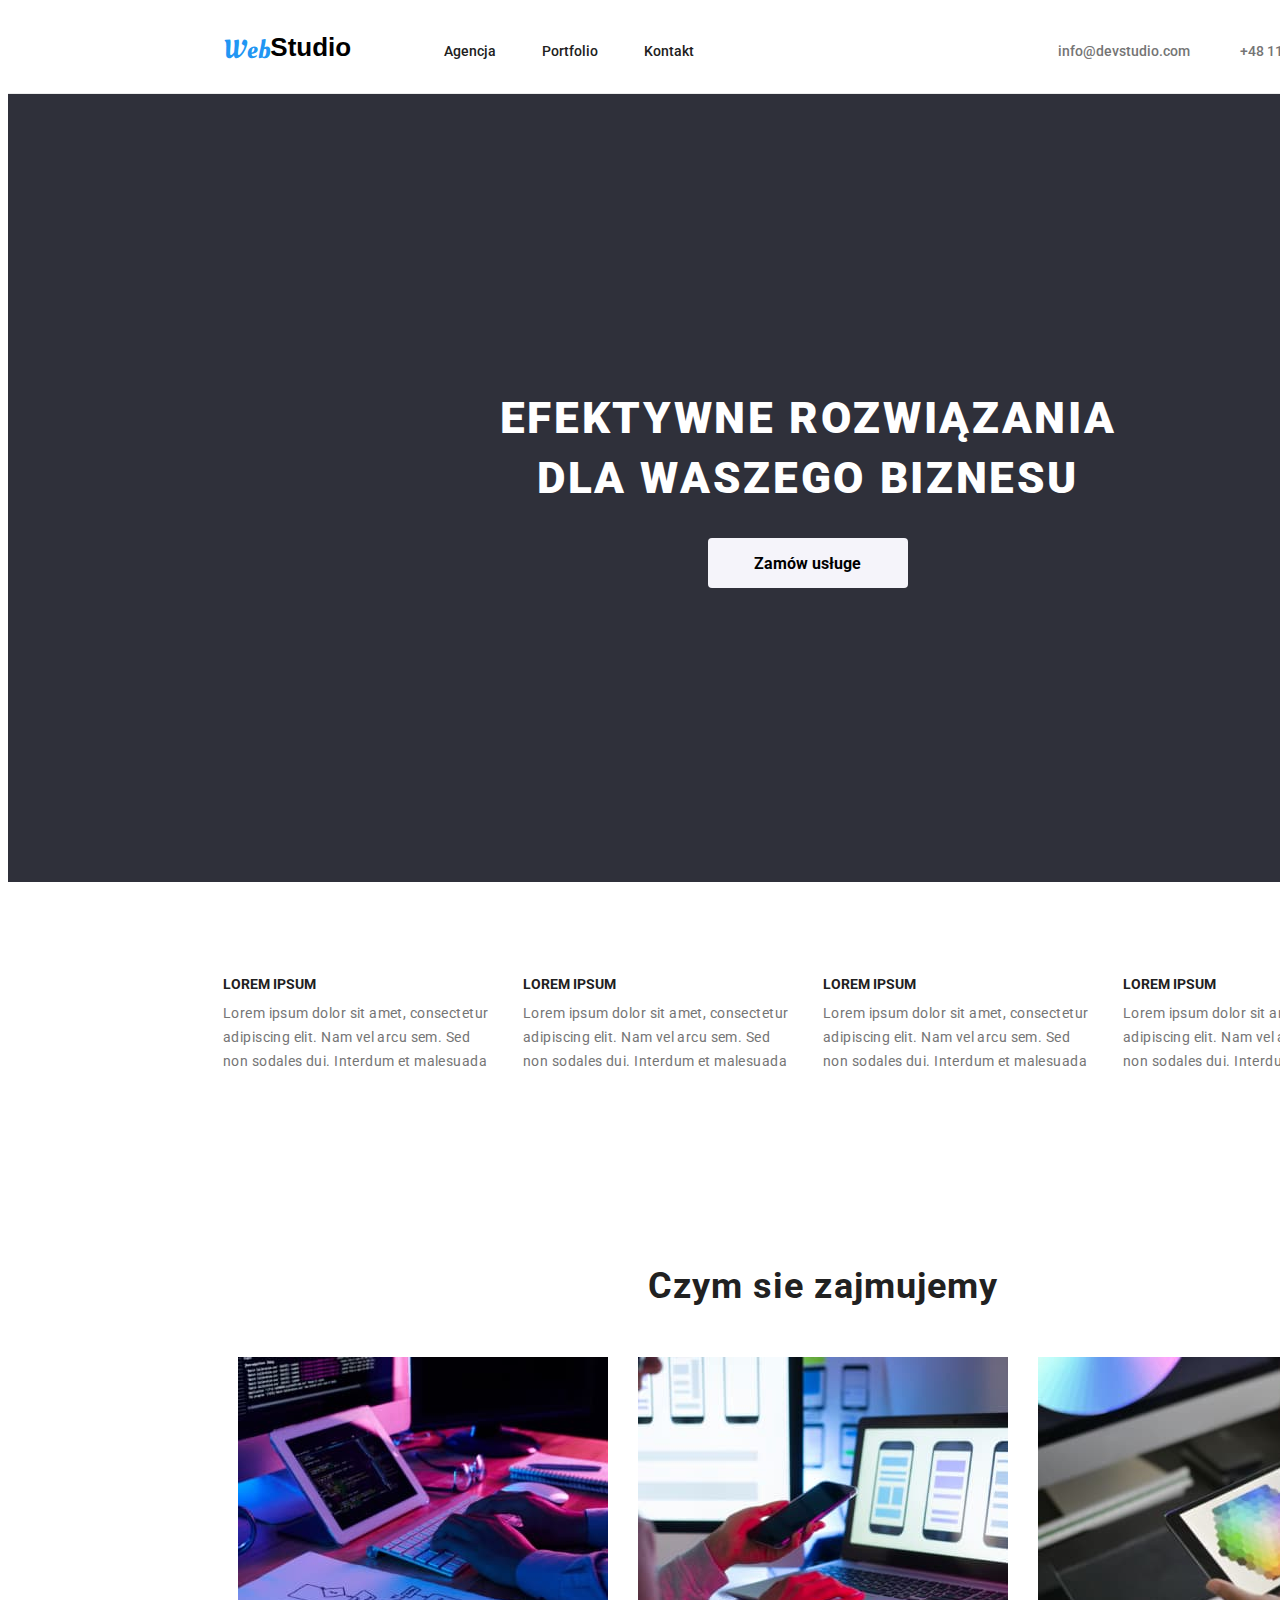
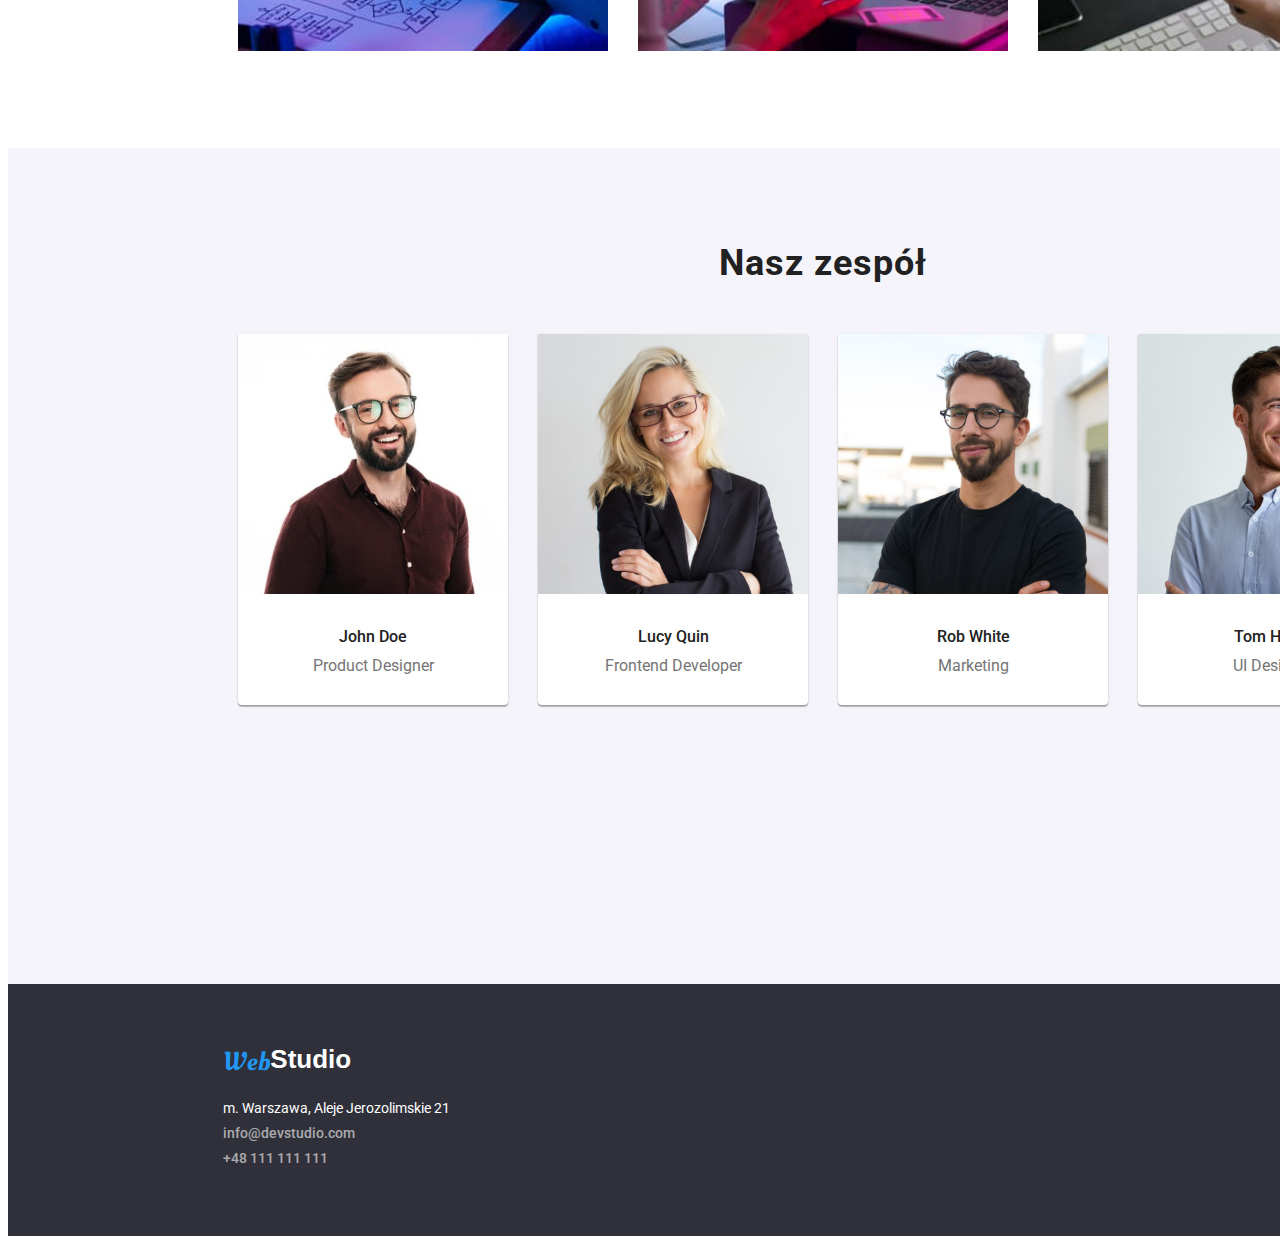
<file: index.html>
<!DOCTYPE html>
<html lang="pl">
  <head>
    <meta charset="UTF-8" />
    <meta http-equiv="X-UA-Compatible" content="IE=edge" />
    <meta name="viewport" content="width=device-width, initial-scale=1.0" />
    <link
      rel="stylesheet"
      href="https://cdnjs.cloudflare.com/ajax/libs/modern-normalize/1.1.0/modern-normalize.min.css"
      integrity="sha512-wpPYUAdjBVSE4KJnH1VR1HeZfpl1ub8YT/NKx4PuQ5NmX2tKuGu6U/JRp5y+Y8XG2tV+wKQpNHVUX03MfMFn9Q=="
      crossorigin="anonymous"
      referrerpolicy="no-referrer"
    />
    <link rel="stylesheet" href="./css/styles.css" />
    <link rel="preconnect" href="https://fonts.googleapis.com" />
    <link rel="preconnect" href="https://fonts.gstatic.com" crossorigin />
    <link
      href="https://fonts.googleapis.com/css2?family=Oleo+Script&family=Raleway:wght@700&family=Roboto:wght@400;500;700;900&display=swap"
      rel="stylesheet"
    />
    <title>WebStudio</title>
  </head>
  <body>
    <header class="header">
      <!--Logo strony-->
      <div class="container">
        <a class="logo" href="index.html"
          ><span class="color">Web</span
          ><span class="color-upper">Studio</span></a
        >
        <!--Pasek nawigacyjny-->
        <nav>
          <ul class="navigation-elements">
            <li>
              <a href="index.html">Agencja</a>
            </li>
            <li>
              <a href="portfolio.html">Portfolio</a>
            </li>
            <li>
              <a href="#">Kontakt</a>
            </li>
          </ul>
        </nav>
        <!--Kontakt-->
        <div class="upper">
          <a class="contacts" href="mailto:info@devstudio.com"
            >info@devstudio.com</a
          >
          <a class="contacts" href="tel:+48111111111">+48 111 111 111</a>
        </div>
      </div>
    </header>
    <main>
      <section class="interactive-elements-2 background section">
        <div class="container">
          <h1>EFEKTYWNE ROZWIĄZANIA <br />DLA WASZEGO BIZNESU</h1>
          <button type="button" class="main-button">Zamów usługe</button>
        </div>
      </section>
      <section class="section container">
        <ul class="random-text">
          <li>
            <h4 class="fourth-header">LOREM IPSUM</h4>
            <p>
              Lorem ipsum dolor sit amet, consectetur adipiscing elit. Nam vel
              arcu sem. Sed non sodales dui. Interdum et malesuada
            </p>
          </li>
          <li>
            <h4 class="fourth-header">LOREM IPSUM</h4>
            <p>
              Lorem ipsum dolor sit amet, consectetur adipiscing elit. Nam vel
              arcu sem. Sed non sodales dui. Interdum et malesuada
            </p>
          </li>
          <li>
            <h4 class="fourth-header">LOREM IPSUM</h4>
            <p>
              Lorem ipsum dolor sit amet, consectetur adipiscing elit. Nam vel
              arcu sem. Sed non sodales dui. Interdum et malesuada
            </p>
          </li>
          <li>
            <h4 class="fourth-header">LOREM IPSUM</h4>
            <p>
              Lorem ipsum dolor sit amet, consectetur adipiscing elit. Nam vel
              arcu sem. Sed non sodales dui. Interdum et malesuada
            </p>
          </li>
        </ul>
      </section>
      <!--Galeria czym sie zajmujemy-->
      <section class="section container">
        <h2>Czym sie zajmujemy</h2>
        <ul class="card-set">
          <li class="card">
            <img
              src="./images/what_we_do/codding.jpg"
              alt="osoba koduje na tablecie"
              width="370"
              height="294"
            />
          </li>
          <li class="card">
            <img
              src="./images/what_we_do/interface.jpg"
              alt="osoba tworzy interface aplikacji"
              width="370"
              height="294"
            />
          </li>
          <li class="card">
            <img
              src="./images/what_we_do/colors.jpg"
              alt="osoba dobiera kolor na tablecie"
              width="370"
              height="294"
            />
          </li>
        </ul>
      </section>
      <!--Zespół-->
      <section class="team-background section">
        <div class="container">
          <h2 class="second-header">Nasz zespół</h2>
          <ul class="team-card-set">
            <li class="team-card">
              <figure class="image">
                <img
                  src="./images/our_team/john_doe.jpg"
                  alt="john doe"
                  width="270"
                  height="260"
                />
                <figcaption class="team">
                  <p>John Doe</p>
                  <p class="work">Product Designer</p>
                </figcaption>
              </figure>
            </li>
            <li class="team-card">
              <figure>
                <img
                  src="./images/our_team/lucy_quin.jpg"
                  alt="lucy quin"
                  width="270"
                  height="260"
                />
                <figcaption class="team">
                  <p>Lucy Quin</p>
                  <p class="work">Frontend Developer</p>
                </figcaption>
              </figure>
            </li>
            <li class="team-card">
              <figure>
                <img
                  src="./images/our_team/rob_white.jpg"
                  alt="rob white"
                  width="270"
                  height="260"
                />
                <figcaption class="team">
                  <p>Rob White</p>
                  <p class="work">Marketing</p>
                </figcaption>
              </figure>
            </li>
            <li class="team-card">
              <figure>
                <img
                  src="./images/our_team/tom_hardy.jpg"
                  alt="tom hardy"
                  width="270"
                  height="260"
                />
                <figcaption class="team">
                  <p>Tom Hardy</p>
                  <p class="work">UI Designer</p>
                </figcaption>
              </figure>
            </li>
          </ul>
        </div>
      </section>
    </main>
    <footer class="footer">
      <div class="container">
        <a class="logo" href="index.html"
          ><span class="color">Web</span
          ><span class="color-lower">Studio</span></a
        >
        <address class="address">
          <p>m. Warszawa, Aleje Jerozolimskie 21</p>
          <a class="contacts" href="mailto:info@devstudio.com"
            >info@devstudio.com</a
          >
          <a class="contacts" href="tel:+48111111111">+48 111 111 111</a>
        </address>
      </div>
    </footer>
  </body>
</html>
</file>
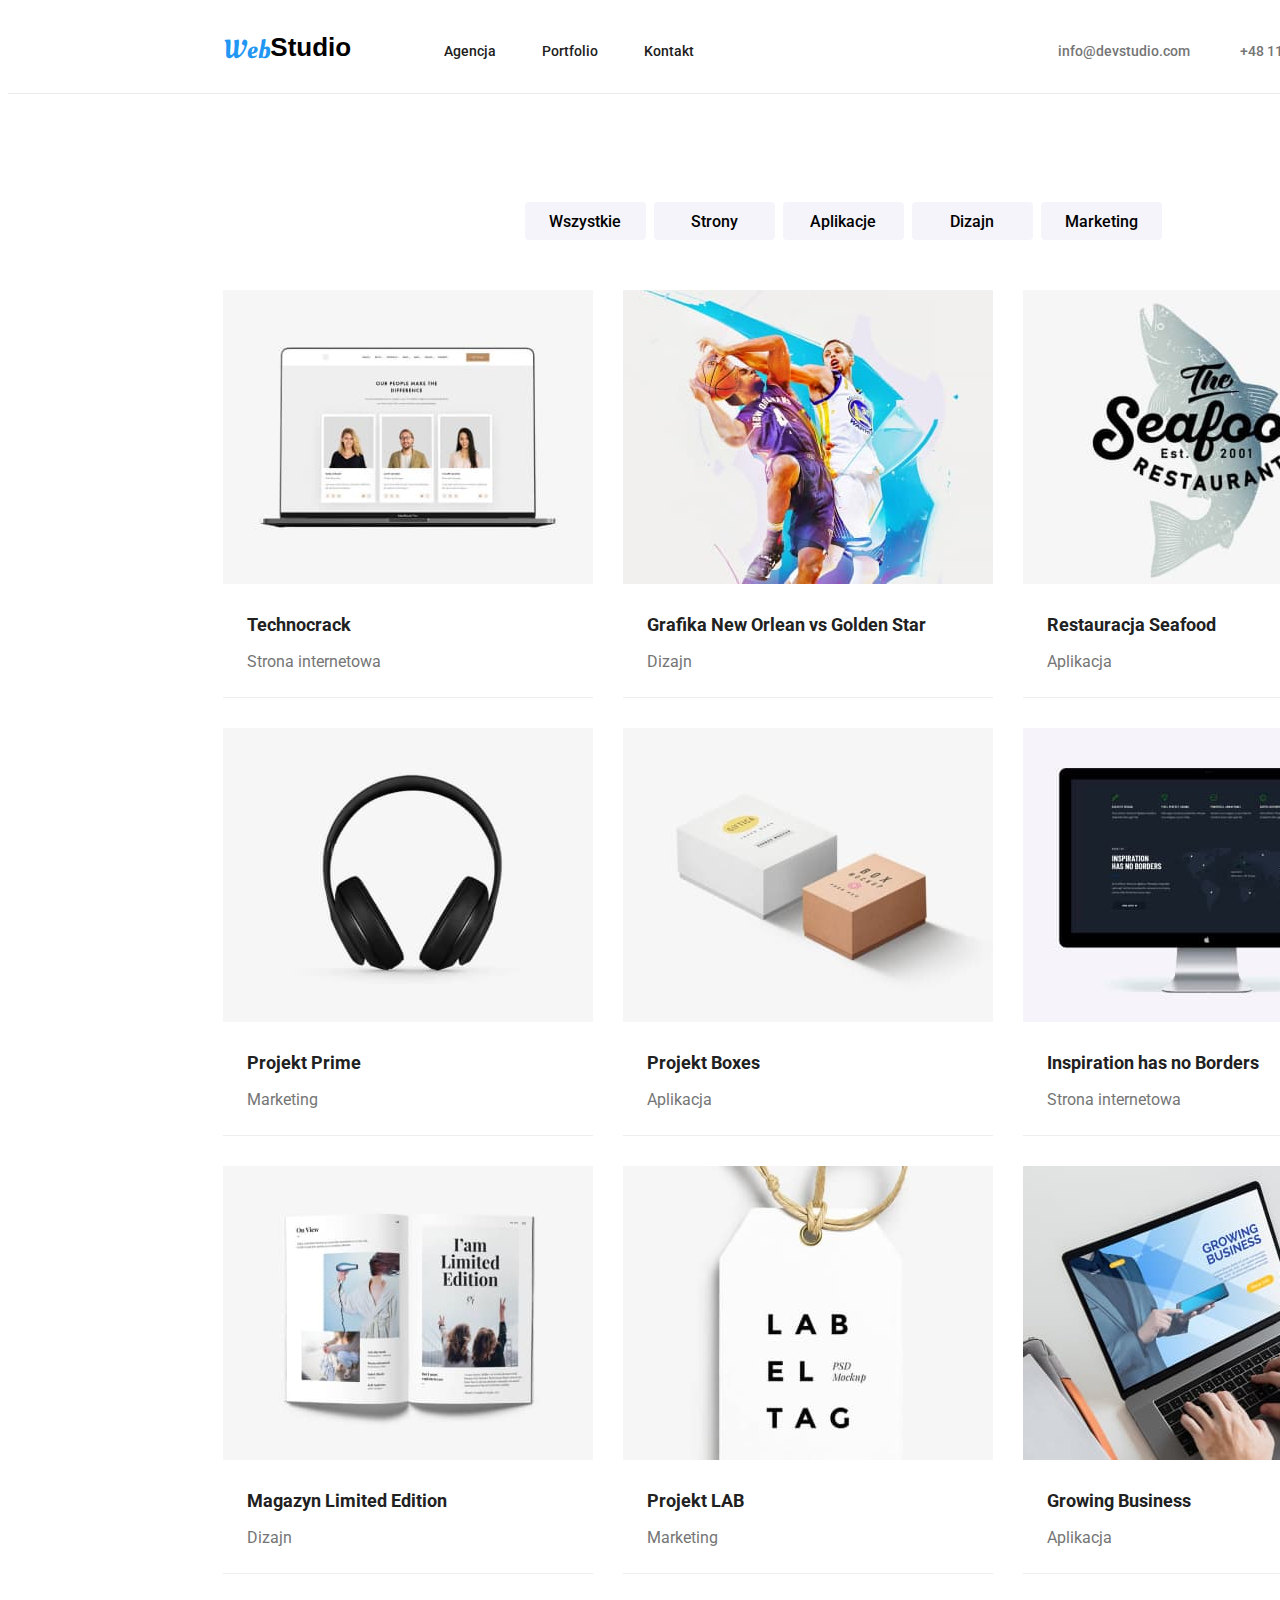
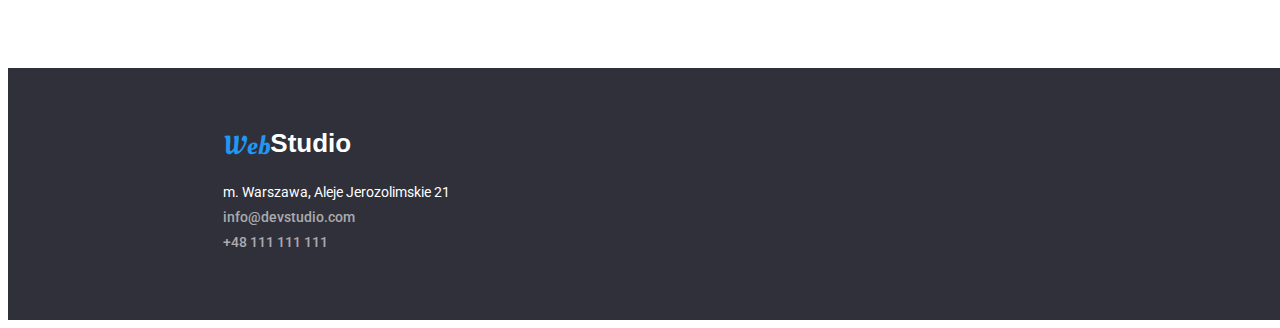
<file: portfolio.html>
<!DOCTYPE html>
<html lang="pl">
  <head>
    <meta charset="UTF-8" />
    <meta http-equiv="X-UA-Compatible" content="IE=edge" />
    <meta name="viewport" content="width=device-width, initial-scale=1.0" />
    <link
      rel="stylesheet"
      href="https://cdnjs.cloudflare.com/ajax/libs/modern-normalize/1.1.0/modern-normalize.min.css"
      integrity="sha512-wpPYUAdjBVSE4KJnH1VR1HeZfpl1ub8YT/NKx4PuQ5NmX2tKuGu6U/JRp5y+Y8XG2tV+wKQpNHVUX03MfMFn9Q=="
      crossorigin="anonymous"
      referrerpolicy="no-referrer"
    />
    <link rel="stylesheet" href="./css/styles.css" />
    <link rel="preconnect" href="https://fonts.googleapis.com" />
    <link rel="preconnect" href="https://fonts.gstatic.com" crossorigin />
    <link
      href="https://fonts.googleapis.com/css2?family=Oleo+Script&family=Raleway:wght@700&family=Roboto:wght@400;500;700;900&display=swap"
      rel="stylesheet"
    />
    <title>Portfolio</title>
  </head>
  <body>
    <header class="header">
      <!--Logo strony-->
      <div class="container">
        <a class="logo" href="index.html"
          ><span class="color">Web</span
          ><span class="color-upper">Studio</span></a
        >
        <!--Pasek nawigacyjny-->
        <nav>
          <ul class="navigation-elements">
            <li>
              <a href="index.html">Agencja</a>
            </li>
            <li>
              <a href="portfolio.html">Portfolio</a>
            </li>
            <li>
              <a href="#">Kontakt</a>
            </li>
          </ul>
        </nav>
        <!--Kontakt-->
        <div class="upper">
          <a class="contacts" href="mailto:info@devstudio.com"
            >info@devstudio.com</a
          >
          <a class="contacts" href="tel:+48111111111">+48 111 111 111</a>
        </div>
      </div>
    </header>
    <main>
      <div class="container section">
        <ul class="interactive-elements">
          <li><button type="button">Wszystkie</button></li>
          <li><button type="button">Strony</button></li>
          <li><button type="button">Aplikacje</button></li>
          <li><button type="button">Dizajn</button></li>
          <li><button type="button">Marketing</button></li>
        </ul>
        <ul class="portfolio-card">
          <li class="portfolio-list">
            <figure>
              <img
                src="./images/portfolio/laptop_img1.jpg"
                alt="grafika laptopa"
                width="370"
                height="294"
              />
              <figcaption class="portfolio">
                <p>Technocrack</p>
                <span>Strona internetowa</span>
              </figcaption>
            </figure>
          </li>
          <li class="portfolio-list">
            <figure>
              <img
                src="./images/portfolio/players_img.jpg"
                alt="dwaj gracze koszykowki"
                width="370"
                height="294"
              />
              <figcaption class="portfolio">
                <p>Grafika New Orlean vs Golden Star</p>
                <span>Dizajn</span>
              </figcaption>
            </figure>
          </li>
          <li class="portfolio-list">
            <figure>
              <img
                src="./images/portfolio/restaurant_img.jpg"
                alt="logo restauracji"
                width="370"
                height="294"
              />
              <figcaption class="portfolio">
                <p>Restauracja Seafood</p>
                <span>Aplikacja</span>
              </figcaption>
            </figure>
          </li>
          <li class="portfolio-list">
            <figure>
              <img
                src="./images/portfolio/headphones_img.jpg"
                alt="grafika sluchawek"
                width="370"
                height="294"
              />
              <figcaption class="portfolio">
                <p>Projekt Prime</p>
                <span>Marketing</span>
              </figcaption>
            </figure>
          </li>
          <li class="portfolio-list">
            <figure>
              <img
                src="./images/portfolio/boxes_img.jpg"
                alt="pudelka"
                width="370"
                height="294"
              />
              <figcaption class="portfolio">
                <p>Projekt Boxes</p>
                <span>Aplikacja</span>
              </figcaption>
            </figure>
          </li>
          <li class="portfolio-list">
            <figure>
              <img
                src="./images/portfolio/desktop_img.jpg"
                alt="grafika komputera stacjonarnego"
                width="370"
                height="294"
              />
              <figcaption class="portfolio">
                <p>Inspiration has no Borders</p>
                <span>Strona internetowa</span>
              </figcaption>
            </figure>
          </li>
          <li class="portfolio-list">
            <figure>
              <img
                src="./images/portfolio/book_img.jpg"
                alt="otwarta ksiazka"
                width="370"
                height="294"
              />
              <figcaption class="portfolio">
                <p>Magazyn Limited Edition</p>
                <span>Dizajn</span>
              </figcaption>
            </figure>
          </li>
          <li class="portfolio-list">
            <figure>
              <img
                src="./images/portfolio/label_img.jpg"
                alt="grafika etykiety"
                width="370"
                height="294"
              />
              <figcaption class="portfolio">
                <p>Projekt LAB</p>
                <span>Marketing</span>
              </figcaption>
            </figure>
          </li>
          <li class="portfolio-list">
            <figure>
              <img
                src="./images/portfolio/laptop_img2.jpg"
                alt="osoba pisze na laptopie"
                width="370"
                height="294"
              />
              <figcaption class="portfolio">
                <p>Growing Business</p>
                <span>Aplikacja</span>
              </figcaption>
            </figure>
          </li>
        </ul>
      </div>
    </main>
    <footer class="footer">
      <div class="container">
        <a class="logo" href="index.html"
          ><span class="color">Web</span
          ><span class="color-lower">Studio</span></a
        >
        <address class="address">
          <p>m. Warszawa, Aleje Jerozolimskie 21</p>
          <a class="contacts" href="mailto:info@devstudio.com"
            >info@devstudio.com</a
          >
          <a class="contacts" href="tel:+48111111111">+48 111 111 111</a>
        </address>
      </div>
    </footer>
  </body>
</html>
</file>
<file: css/styles.css>
:root {
  --hilight-color: #2196f3;
  --text-color: #212121;
  --uppercontacts-color: #757575;
  --address-color: #ffffff99;
  --logo-color: #000000;
  --buttons-color: #f5f4fa;
  --headerbackground-color: #ffffff;
  --akcent-color: #2f303a;
}
body {
  font-family: "Roboto", sans-serif;
  color: var(--text-color);
  background-color: var(--headerbackground-color);
  font-size: 14px;
  width: 1600px;
}

.header .logo {
  font-family: "Railway", sans-serif;
  font-weight: 700;
  font-size: 26px;
  cursor: pointer;
  display: flex;
  text-decoration: none;
  padding-top: 24px;
  padding-bottom: 25px;
  justify-content: flex-start;
}
.footer .logo {
  font-family: "Railway", sans-serif;
  font-weight: 700;
  font-size: 26px;
  cursor: pointer;
  display: flex;
  text-decoration: none;
  justify-content: flex-start;
  padding-top: 60px;
  margin-bottom: 20px;
}
.logo .color {
  color: var(--hilight-color);
  font-family: "oleo script";
  font-weight: 400;
  font-size: 26px;
  line-height: 35, 96px;
  letter-spacing: 0.03em;
}
.logo .color-upper {
  color: var(--logo-color);
}
.logo .color-lower {
  color: var(--headerbackground-color);
}

.interactive-elements-2 {
  list-style: none;
  letter-spacing: 0.06em;
  display: flex;
  flex-direction: column;
  align-items: center;
  justify-content: center;
}
.interactive-elements-2 .container {
  list-style: none;
  letter-spacing: 0.06em;
  display: flex;
  flex-direction: column;
  align-items: center;
  justify-content: center;
  margin-left: 0;
}
.interactive-elements-2 [type="button"]:hover,
.interactive-elements-2 [type="button"]:focus {
  background-color: var(--hilight-color);
  cursor: pointer;
  color: #ffffff;
}
.interactive-elements {
  list-style: none;
  display: flex;
  justify-content: center;
  gap: 8px;
  margin-bottom: 50px;
}
.interactive-elements [type="button"] {
  background-color: var(--buttons-color);
  font-weight: 500;
  font-size: 16px;
  border: none;
  font-family: "Roboto";
  border-radius: 4px;
  width: 121px;
  height: 38px;
}

.background .main-button {
  box-sizing: content-box;
  background-color: var(--buttons-color);
  font-weight: 700;
  font-size: 16px;
  letter-spacing: 6%;
  text-align: center;
  border: none;
  font-family: "Roboto";
  width: 200px;
  height: 50px;
  border-radius: 4px;
  margin-top: 30px;
  padding: 0 0;
}
.interactive-elements [type="button"]:hover,
.interactive-elements [type="button"]:focus {
  background-color: var(--hilight-color);
  cursor: pointer;
  color: #ffffff;
}
.contacts {
  text-decoration: none;
  color: var(--uppercontacts-color);
  font-weight: 500;
}
.contacts:hover,
.contacts:focus {
  color: var(--hilight-color);
}
.address > p {
  color: var(--headerbackground-color);
  font-style: normal;
  margin-bottom: 9px;
  margin-top: 0;
}
.address > a {
  color: var(--address-color);
  font-style: normal;
  display: block;
  margin-bottom: 9px;
}

.header .navigation-elements {
  display: flex;
  list-style: none;
  padding-top: 32px;
  padding-bottom: 32px;
  padding-right: 364px;
  padding-left: 93px;
  gap: 46px;
  justify-content: space-evenly;
  margin-top: 0;
  margin-bottom: 0;
  align-items: center;
}
.navigation-elements li > a {
  color: var(--text-color);
  text-decoration: none;
  font-weight: 500;
}
.navigation-elements li > a:hover,
.navigation-elements li > a:focus {
  color: var(--hilight-color);
}
.team p {
  font-size: 16px;
  font-weight: 500;
  text-align: center;
  margin-top: 30px;
  margin-bottom: 0;
}
.team .work {
  color: var(--uppercontacts-color);
  text-align: center;
  font-size: 16px;
  font-weight: 400;
  margin-top: 10px;
  margin-bottom: 30px;
}
h1 {
  font-weight: 900;
  font-size: 44px;
  color: #ffffff;
  text-align: center;
  line-height: 60px;
  letter-spacing: 0.06em;
  display: flex;
  justify-content: center;
  align-items: center;
  margin: 0;
}
h2 {
  font-weight: 700;
  text-align: center;
  margin-top: 0;
  margin-bottom: 50px;
  font-size: 36px;
  line-height: 42px;
  letter-spacing: 0.03em;
}
h4 {
  font-weight: 700;
  margin: 0;
}
.random-text {
  display: flex;
  list-style: none;
  gap: 30px;
  margin-top: 0;
  margin-bottom: 0;
  padding-left: 0;
}
.random-text p {
  color: var(--uppercontacts-color);
  line-height: 1.714;
  font-weight: 400;
  letter-spacing: 0.03em;
  width: 270px;
  height: 75px;
  margin-top: 10px;
  margin-bottom: 0;
}
.portfolio p {
  display: block;
  font-weight: 700;
  font-size: 18px;
  line-height: 36px;
  padding: 20px 24px 0;
  margin: 0 auto 4px;
}
.portfolio span {
  display: block;
  font-weight: 400;
  font-size: 16px;
  line-height: 30px;
  color: var(--uppercontacts-color);
  padding: 0px 24px 20px;
}
.header {
  display: flex;
  align-items: center;
  background-color: var(--headerbackground-color);
  border-bottom: 1px solid #ececec;
}
.header .container {
  display: flex;
  align-items: center;
  background-color: var(--headerbackground-color);
}
.footer {
  background-color: var(--akcent-color);
  height: 252px;
}
.background {
  background-color: var(--akcent-color);
  height: 600px;
}
.upper {
  display: flex;
  align-items: flex-end;
  gap: 50px;
}

.card-set {
  list-style: none;
  display: flex;
  flex-wrap: wrap;
  gap: 30px;
  justify-content: center;
  padding-left: 0;
  margin-top: 0;
  margin-bottom: 0;
}
.card {
  flex-basis: ((100% - 2 * 30)/3);
}

.team-background {
  width: 1600px;
  height: 648px;
  background-color: #f5f4fa;
}
.team-card-set {
  list-style: none;
  display: flex;
  flex-wrap: wrap;
  gap: 30px;
  justify-content: center;
  padding-left: 0;
  margin-top: 0;
  margin-bottom: 0;
}
.team-card {
  box-shadow: 0px 1px 3px rgba(0, 0, 0, 0.12), 0px 1px 1px rgba(0, 0, 0, 0.14),
    0px 2px 1px rgba(0, 0, 0, 0.2);
  border-radius: 0px 0px 4px 4px;
  margin: 0;
  background: #ffffff;
  padding: 0;
}
.portfolio-card {
  list-style: none;
  display: flex;
  flex-wrap: wrap;
  gap: 30px;
  margin: 0 auto;
  padding-left: 0;
}
.portfolio-list {
  flex-basis: ((100% - 2 * 30px)/3);
  background: #ffffff;
}
figure {
  margin: 0 auto;
}
.portfolio {
  border-bottom: 1px solid #eeeeee;
}
.section {
  padding-top: 94px;
  padding-bottom: 94px;
}
.container {
  max-width: 1200px;
  margin-left: 215px;
}
</file>
